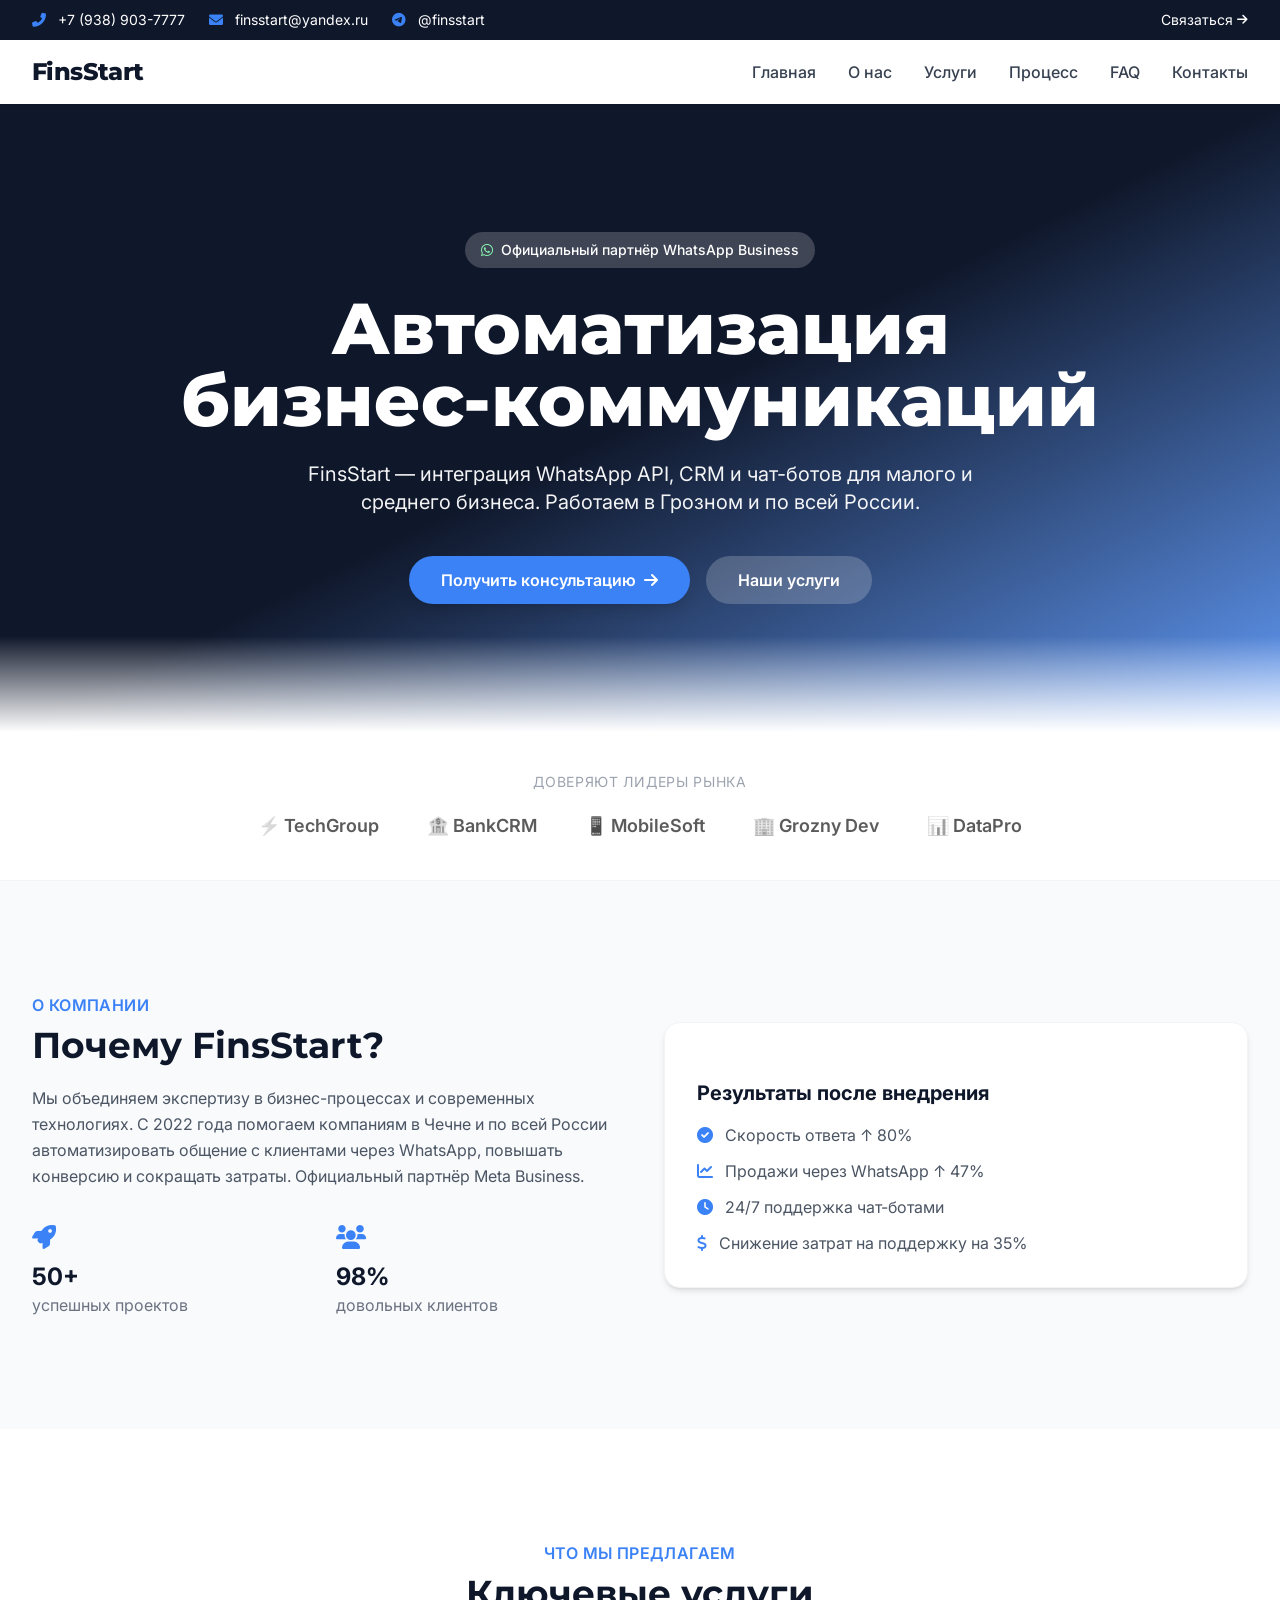
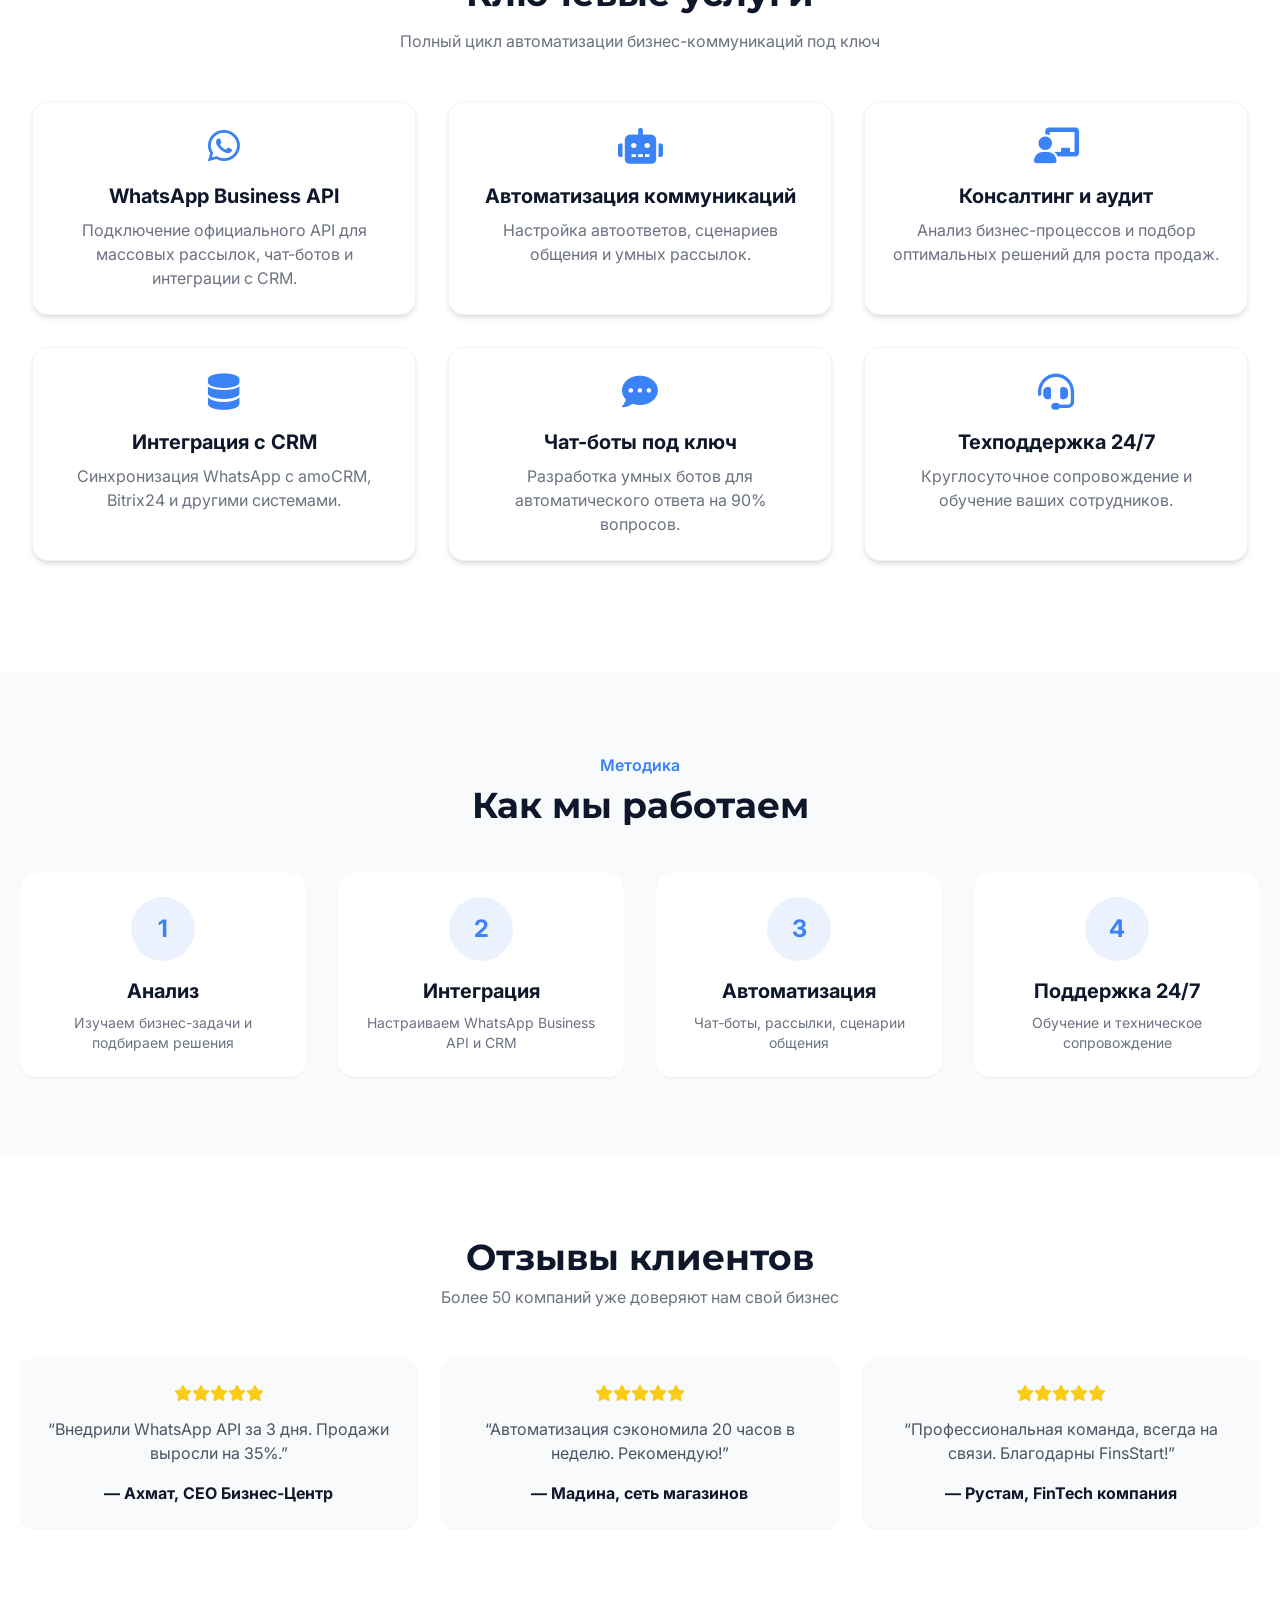
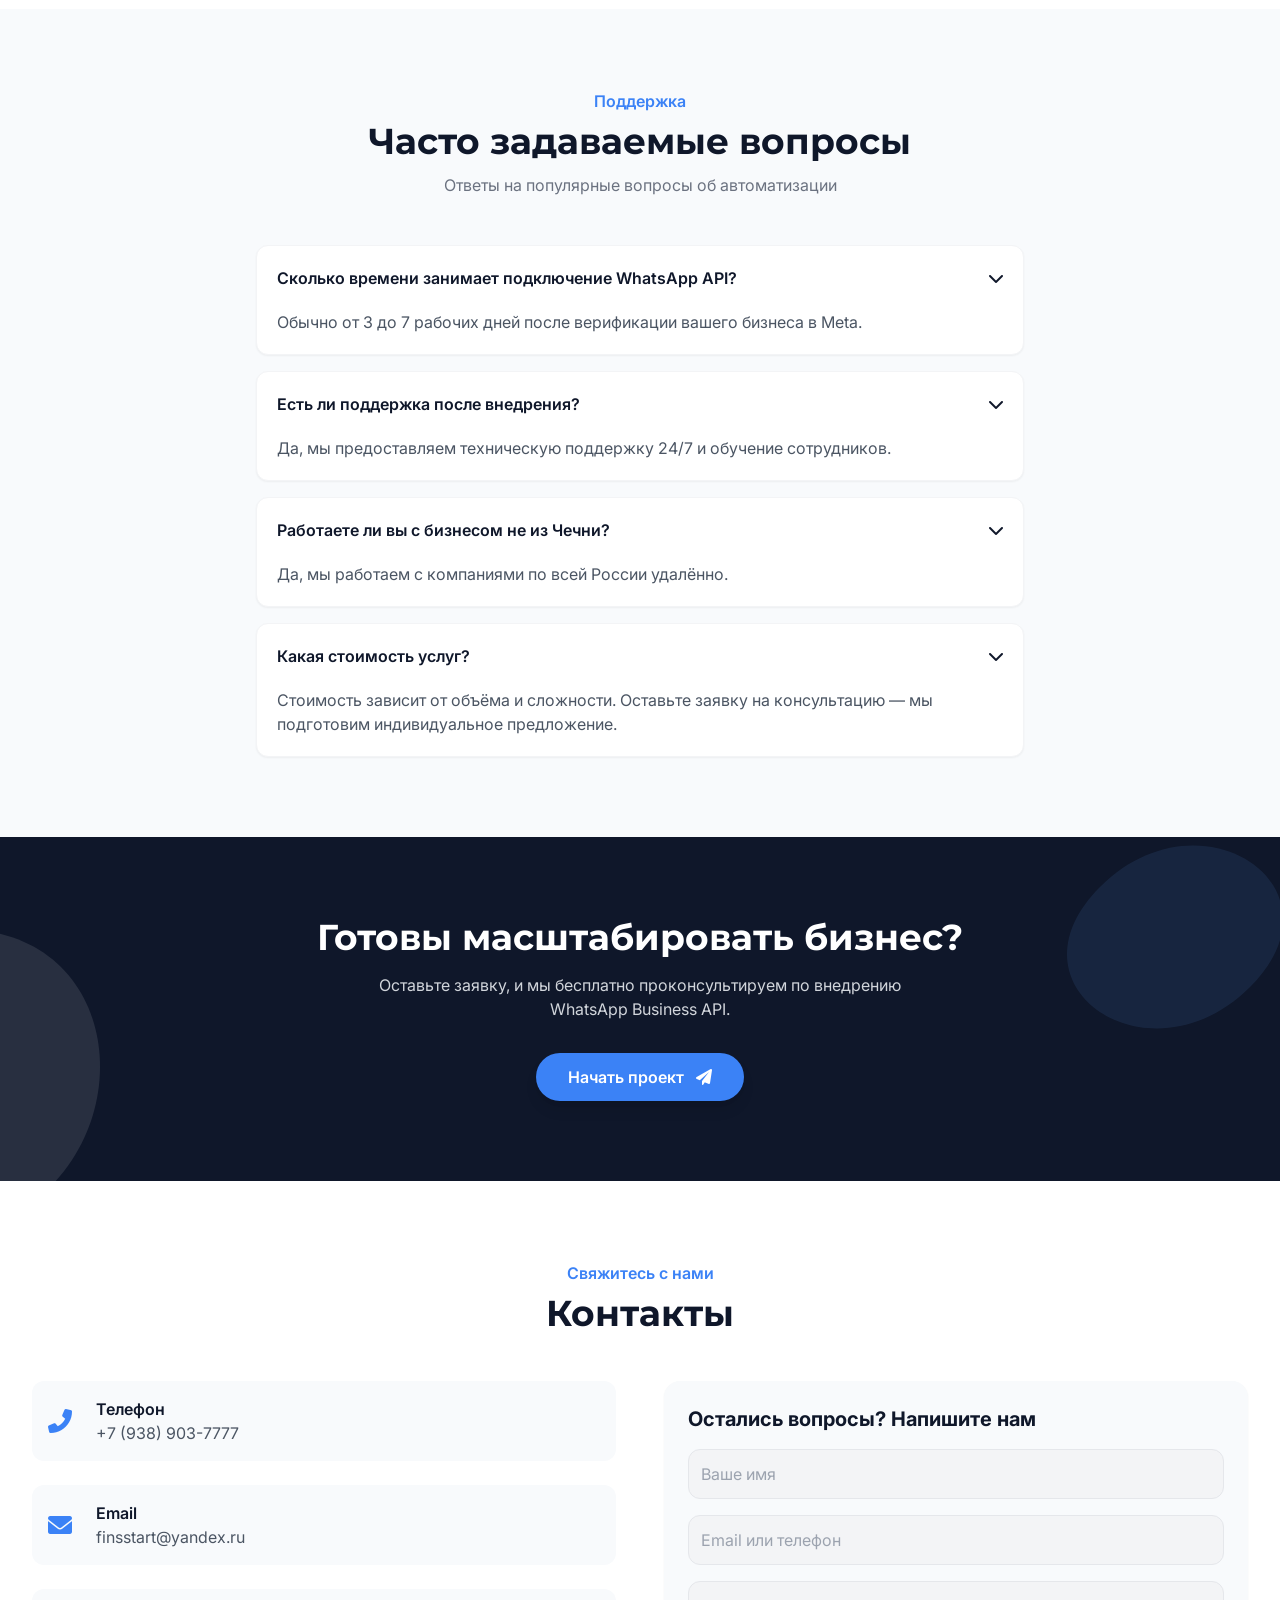
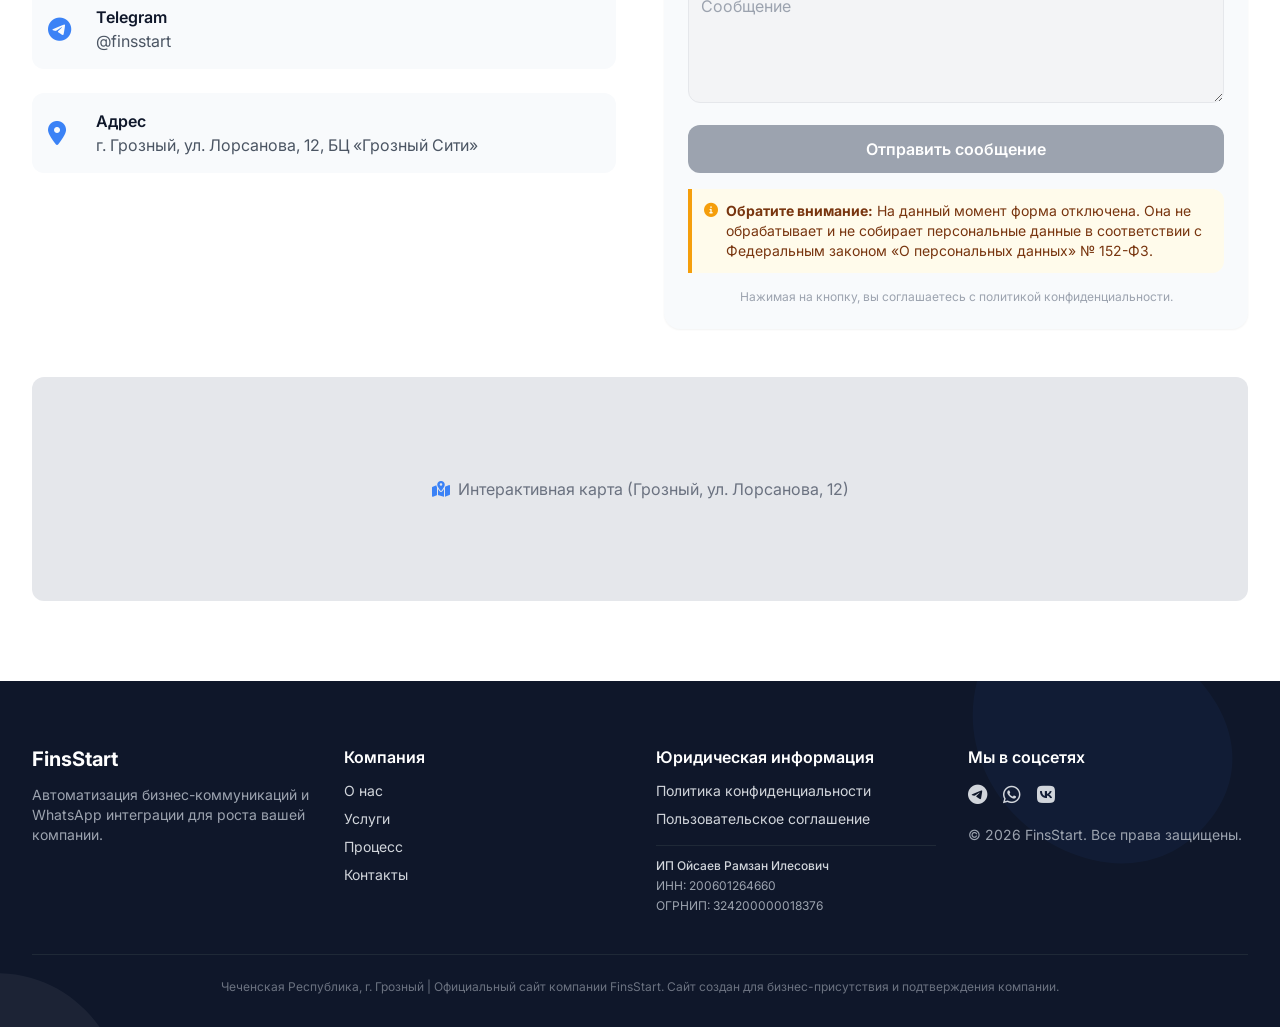
<file: index.html>
<!DOCTYPE html>
<html lang="ru">
<head>
  <meta charset="UTF-8">
  <meta name="viewport" content="width=device-width, initial-scale=1.0, viewport-fit=cover">
  <title>FinsStart | Автоматизация бизнес-коммуникаций</title>
  <meta name="description" content="FinsStart — интеграция WhatsApp Business API, CRM, чат-боты. Повышайте продажи и доверие к бизнесу. Официальный сайт.">
  <meta name="keywords" content="FinsStart, WhatsApp Business, автоматизация, бизнес-коммуникации, CRM, Грозный">
  <meta name="author" content="GrozNet">
  <!-- Open Graph -->
  <meta property="og:title" content="FinsStart — Умные бизнес-коммуникации">
  <meta property="og:description" content="Помогаем бизнесу в Чечне и России расти с помощью автоматизации WhatsApp.">
  <meta property="og:type" content="website">
  <meta property="og:url" content="https://finsstart.ru">
  <meta property="og:image" content="https://finsstart.ru/assets/images/og-preview.jpg">
  <!-- Favicon inline -->
  <link rel="icon" type="image/svg+xml" href="data:image/svg+xml,%3Csvg xmlns='http://www.w3.org/2000/svg' viewBox='0 0 100 100'%3E%3Crect width='100' height='100' fill='%230F172A'/%3E%3Ctext x='50' y='67' font-size='58' text-anchor='middle' fill='white' font-weight='bold'%3EFS%3C/text%3E%3C/svg%3E">
  <!-- Fonts -->
  <link href="https://fonts.googleapis.com/css2?family=Inter:opsz,wght@14..32,300;400;500;600;700;800&family=Montserrat:wght@400;500;600;700;800&display=swap" rel="stylesheet">
  <!-- Tailwind + Font Awesome -->
  <!-- <script src="https://cdn.tailwindcss.com"></script> -->
  <script src="/assets/js/localTailwind.js"></script>
  <link rel="stylesheet" href="https://cdnjs.cloudflare.com/ajax/libs/font-awesome/6.0.0-beta3/css/all.min.css">
  <style>
    /* Custom CSS for accordion, mobile menu, animations */

    @keyframes fadeUp {
      from { opacity: 0; transform: translateY(30px); }
      to { opacity: 1; transform: translateY(0); }
    }
    .fade-up {
      animation: fadeUp 0.7s ease forwards;
    }
    .service-card, .testimonial-card {
      transition: all 0.3s ease;
    }
    .service-card:hover, .testimonial-card:hover {
      transform: translateY(-6px);
      box-shadow: 0 20px 25px -12px rgba(0, 0, 0, 0.1);
    }
    html {
      scroll-behavior: smooth;
    }
  </style>
  <script>
    tailwind.config = {
      theme: {
        extend: {
          colors: {
            brand: '#0F172A',
            accent: '#3B82F6',
            'gray-soft': '#F8FAFC',
          },
          fontFamily: {
            heading: ['Montserrat', 'sans-serif'],
            body: ['Inter', 'sans-serif'],
          }
        }
      }
    }
  </script>
</head>
<body class="font-body text-brand bg-white">

  <!-- ==================== MULTILEVEL HEADER (Top bar + Main nav) ==================== -->
  <header class="sticky top-0 z-50 bg-white/95 backdrop-blur-md shadow-sm">
    <!-- Top bar with contacts (desktop) -->
    <div class="hidden md:block bg-brand text-white text-sm py-2.5">
      <div class="container mx-auto px-5 lg:px-8 flex justify-between items-center">
        <div class="flex space-x-6">
          <span><i class="fas fa-phone-alt mr-2 text-accent"></i> +7 (938) 903-7777</span>
          <span><i class="fas fa-envelope mr-2 text-accent"></i> finsstart@yandex.ru</span>
          <span><i class="fab fa-telegram mr-2 text-accent"></i> @finsstart</span>
        </div>
        <div>
          <a href="#contact" class="hover:text-accent transition flex items-center gap-1">Связаться <i class="fas fa-arrow-right text-xs"></i></a>
        </div>
      </div>
    </div>
    <!-- Main navigation -->
    <div class="container mx-auto px-5 lg:px-8 py-4 flex items-center justify-between">
      <a href="#hero" class="text-2xl font-heading font-extrabold tracking-tight text-brand">FinsStart</a>
      <nav class="hidden md:flex space-x-8 text-gray-700 font-medium">
        <a href="#hero" class="hover:text-accent transition">Главная</a>
        <a href="#about" class="hover:text-accent transition">О нас</a>
        <a href="#services" class="hover:text-accent transition">Услуги</a>
        <a href="#process" class="hover:text-accent transition">Процесс</a>
        <a href="#faq" class="hover:text-accent transition">FAQ</a>
        <a href="#contact" class="hover:text-accent transition">Контакты</a>
      </nav>
      <button id="mobileMenuBtn" class="md:hidden text-2xl focus:outline-none" aria-label="Меню"><i class="fas fa-bars"></i></button>
    </div>
    <!-- Mobile drawer -->
    <div id="mobileMenu" class="fixed inset-0 bg-white z-50 transform translate-x-full transition-transform duration-300 ease-in-out md:hidden w-full h-full min-h-screen">
          <div class="flex flex-col h-full pt-20 px-6 bg-white">
            <button id="closeMenuBtn" class="absolute top-6 right-6 text-2xl text-gray-800"><i class="fas fa-times"></i></button>
            <nav class="flex flex-col space-y-6 text-xl font-medium text-gray-800">
              <a href="#hero" class="border-b pb-2">Главная</a>
              <a href="#about" class="border-b pb-2">О нас</a>
              <a href="#services" class="border-b pb-2">Услуги</a>
              <a href="#process" class="border-b pb-2">Процесс</a>
              <a href="#faq" class="border-b pb-2">FAQ</a>
              <a href="#contact" class="border-b pb-2">Контакты</a>
            </nav>
            <div class="mt-auto pt-8 text-sm text-gray-500 border-t border-gray-100 pb-8">
              <p>© 2025 FinsStart | Грозный, Чечня</p>
              <div class="flex space-x-4 mt-3 text-lg text-gray-700">
                <i class="fab fa-whatsapp"></i>
                <i class="fab fa-telegram"></i>
                <i class="fab fa-vk"></i>
              </div>
            </div>
          </div>
        </div>
  </header>

  <main>
    <!-- ==================== HERO SECTION ==================== -->
    <section id="hero" class="relative bg-gradient-to-br from-brand via-brand to-accent/80 text-white py-24 md:py-32 overflow-hidden">
      <div class="container mx-auto px-5 lg:px-8 text-center relative z-10">
        <div class="inline-flex items-center gap-2 bg-white/20 backdrop-blur-sm rounded-full px-4 py-2 text-sm font-medium mb-6">
          <i class="fab fa-whatsapp text-green-300"></i> Официальный партнёр WhatsApp Business
        </div>
        <h1 class="font-heading text-4xl md:text-6xl lg:text-7xl font-extrabold leading-tight">Автоматизация <br>бизнес-коммуникаций</h1>
        <p class="mt-6 text-lg md:text-xl max-w-2xl mx-auto opacity-95">FinsStart — интеграция WhatsApp API, CRM и чат-ботов для малого и среднего бизнеса. Работаем в Грозном и по всей России.</p>
        <div class="mt-10 flex flex-wrap justify-center gap-4">
          <a href="#contact" class="bg-accent hover:bg-blue-600 px-8 py-3 rounded-full font-semibold shadow-lg transition inline-flex items-center gap-2">Получить консультацию <i class="fas fa-arrow-right"></i></a>
          <a href="#services" class="bg-white/20 backdrop-blur-sm hover:bg-white/30 px-8 py-3 rounded-full font-semibold transition">Наши услуги</a>
        </div>
      </div>
      <div class="absolute bottom-0 left-0 w-full h-24 bg-gradient-to-t from-white to-transparent"></div>
    </section>

    <!-- ==================== TRUST BADGES ==================== -->
    <section class="py-10 bg-white border-b border-gray-100">
      <div class="container mx-auto px-5 text-center">
        <p class="text-gray-400 text-sm uppercase tracking-wider">Доверяют лидеры рынка</p>
        <div class="flex flex-wrap justify-center gap-8 md:gap-12 mt-5 opacity-70 grayscale">
          <span class="text-lg font-semibold">⚡ TechGroup</span><span class="text-lg font-semibold">🏦 BankCRM</span><span class="text-lg font-semibold">📱 MobileSoft</span><span class="text-lg font-semibold">🏢 Grozny Dev</span><span class="text-lg font-semibold">📊 DataPro</span>
        </div>
      </div>
    </section>

    <!-- ==================== ABOUT + STATS ==================== -->
    <section id="about" class="py-20 md:py-28 bg-gray-soft">
      <div class="container mx-auto px-5 lg:px-8">
        <div class="grid md:grid-cols-2 gap-12 items-center">
          <div class="fade-up">
            <span class="text-accent font-semibold uppercase tracking-wide">О компании</span>
            <h2 class="font-heading text-3xl md:text-4xl font-bold mt-2">Почему FinsStart?</h2>
            <p class="mt-5 text-gray-600 leading-relaxed">Мы объединяем экспертизу в бизнес-процессах и современных технологиях. С 2022 года помогаем компаниям в Чечне и по всей России автоматизировать общение с клиентами через WhatsApp, повышать конверсию и сокращать затраты. Официальный партнёр Meta Business.</p>
            <div class="mt-8 grid grid-cols-2 gap-6">
              <div><i class="fas fa-rocket text-accent text-2xl"></i><p class="font-bold text-2xl mt-2">50+</p><p class="text-gray-500">успешных проектов</p></div>
              <div><i class="fas fa-users text-accent text-2xl"></i><p class="font-bold text-2xl mt-2">98%</p><p class="text-gray-500">довольных клиентов</p></div>
            </div>
          </div>
          <div class="bg-white rounded-2xl p-6 md:p-8 shadow-md border border-gray-100 fade-up" style="animation-delay:0.1s">
            <i class="fas fa-chart-simple text-accent text-3xl mb-4"></i>
            <h3 class="text-xl font-bold">Результаты после внедрения</h3>
            <ul class="mt-4 space-y-3 text-gray-600">
              <li><i class="fas fa-check-circle text-accent mr-2"></i> Скорость ответа ↑ 80%</li>
              <li><i class="fas fa-chart-line mr-2 text-accent"></i> Продажи через WhatsApp ↑ 47%</li>
              <li><i class="fas fa-clock mr-2 text-accent"></i> 24/7 поддержка чат-ботами</li>
              <li><i class="fas fa-dollar-sign mr-2 text-accent"></i> Снижение затрат на поддержку на 35%</li>
            </ul>
          </div>
        </div>
      </div>
    </section>

    <!-- ==================== SERVICES SECTION (Dynamic JS) ==================== -->
    <section id="services" class="py-20 md:py-28 bg-white">
      <div class="container mx-auto px-5 lg:px-8 text-center">
        <span class="text-accent font-semibold uppercase tracking-wide">Что мы предлагаем</span>
        <h2 class="font-heading text-3xl md:text-4xl font-bold mt-2">Ключевые услуги</h2>
        <p class="text-gray-500 mt-4 max-w-2xl mx-auto">Полный цикл автоматизации бизнес-коммуникаций под ключ</p>
        <div id="servicesGrid" class="grid md:grid-cols-2 lg:grid-cols-3 gap-8 mt-12">
          <!-- Will be injected via JS -->
          <div class="col-span-full flex justify-center py-12"><i class="fas fa-spinner fa-spin text-accent text-3xl"></i></div>
        </div>
      </div>
    </section>

    <!-- ==================== PROCESS SECTION (4 steps) ==================== -->
    <section id="process" class="py-20 bg-gray-soft">
      <div class="container mx-auto px-5 text-center">
        <span class="text-accent font-semibold">Методика</span>
        <h2 class="font-heading text-3xl md:text-4xl font-bold mt-2">Как мы работаем</h2>
        <div class="grid sm:grid-cols-2 lg:grid-cols-4 gap-8 mt-12">
          <div class="bg-white p-6 rounded-2xl shadow-sm"><div class="bg-accent/10 w-16 h-16 rounded-full flex items-center justify-center mx-auto text-accent text-2xl font-bold">1</div><h3 class="font-bold text-xl mt-4">Анализ</h3><p class="text-gray-500 text-sm mt-2">Изучаем бизнес-задачи и подбираем решения</p></div>
          <div class="bg-white p-6 rounded-2xl shadow-sm"><div class="bg-accent/10 w-16 h-16 rounded-full flex items-center justify-center mx-auto text-accent text-2xl font-bold">2</div><h3 class="font-bold text-xl mt-4">Интеграция</h3><p class="text-gray-500 text-sm mt-2">Настраиваем WhatsApp Business API и CRM</p></div>
          <div class="bg-white p-6 rounded-2xl shadow-sm"><div class="bg-accent/10 w-16 h-16 rounded-full flex items-center justify-center mx-auto text-accent text-2xl font-bold">3</div><h3 class="font-bold text-xl mt-4">Автоматизация</h3><p class="text-gray-500 text-sm mt-2">Чат-боты, рассылки, сценарии общения</p></div>
          <div class="bg-white p-6 rounded-2xl shadow-sm"><div class="bg-accent/10 w-16 h-16 rounded-full flex items-center justify-center mx-auto text-accent text-2xl font-bold">4</div><h3 class="font-bold text-xl mt-4">Поддержка 24/7</h3><p class="text-gray-500 text-sm mt-2">Обучение и техническое сопровождение</p></div>
        </div>
      </div>
    </section>

    <!-- ==================== TESTIMONIALS ==================== -->
    <section class="py-20 bg-white">
      <div class="container mx-auto px-5 text-center">
        <h2 class="font-heading text-3xl md:text-4xl font-bold">Отзывы клиентов</h2>
        <p class="text-gray-500 mt-2">Более 50 компаний уже доверяют нам свой бизнес</p>
        <div class="grid md:grid-cols-3 gap-6 mt-12">
          <div class="testimonial-card bg-gray-soft p-6 rounded-2xl shadow-sm"><i class="fas fa-star text-yellow-400"></i><i class="fas fa-star text-yellow-400"></i><i class="fas fa-star text-yellow-400"></i><i class="fas fa-star text-yellow-400"></i><i class="fas fa-star text-yellow-400"></i><p class="mt-3 text-gray-600">“Внедрили WhatsApp API за 3 дня. Продажи выросли на 35%.”</p><p class="font-bold mt-4">— Ахмат, CEO Бизнес-Центр</p></div>
          <div class="testimonial-card bg-gray-soft p-6 rounded-2xl shadow-sm"><i class="fas fa-star text-yellow-400"></i><i class="fas fa-star text-yellow-400"></i><i class="fas fa-star text-yellow-400"></i><i class="fas fa-star text-yellow-400"></i><i class="fas fa-star text-yellow-400"></i><p class="mt-3 text-gray-600">“Автоматизация сэкономила 20 часов в неделю. Рекомендую!”</p><p class="font-bold mt-4">— Мадина, сеть магазинов</p></div>
          <div class="testimonial-card bg-gray-soft p-6 rounded-2xl shadow-sm"><i class="fas fa-star text-yellow-400"></i><i class="fas fa-star text-yellow-400"></i><i class="fas fa-star text-yellow-400"></i><i class="fas fa-star text-yellow-400"></i><i class="fas fa-star text-yellow-400"></i><p class="mt-3 text-gray-600">“Профессиональная команда, всегда на связи. Благодарны FinsStart!”</p><p class="font-bold mt-4">— Рустам, FinTech компания</p></div>
        </div>
      </div>
    </section>

    <!-- ==================== FAQ ACCORDION (Dynamic) ==================== -->
    <section id="faq" class="py-20 bg-gray-soft">
      <div class="container mx-auto px-5">
        <div class="text-center max-w-2xl mx-auto">
          <span class="text-accent font-semibold">Поддержка</span>
          <h2 class="font-heading text-3xl md:text-4xl font-bold mt-2">Часто задаваемые вопросы</h2>
          <p class="text-gray-500 mt-3">Ответы на популярные вопросы об автоматизации</p>
        </div>
        <div id="faqAccordion" class="max-w-3xl mx-auto mt-12 space-y-4">
          <!-- JS will inject FAQ items -->
          <div class="text-center py-10"><i class="fas fa-spinner fa-spin text-accent text-2xl"></i> Загрузка вопросов...</div>
        </div>
      </div>
    </section>

    <!-- ==================== CTA BLOCK ==================== -->
    <section class="py-20 bg-brand text-white text-center relative overflow-hidden">
      
      <!-- Animated Vector Shapes Background -->
      <div class="absolute inset-0 opacity-10 pointer-events-none z-0">
        <svg class="w-full h-full" xmlns="http://www.w3.org/2000/svg" preserveAspectRatio="none">
          <style>
            @keyframes pulse-shapes {
              0%, 100% { transform: scale(1) translate(0px, 0px) rotate(0deg); }
              33% { transform: scale(1.08) translate(15px, -10px) rotate(3deg); }
              66% { transform: scale(0.95) translate(-10px, 15px) rotate(-3deg); }
            }
            @keyframes float-reverse {
              0%, 100% { transform: scale(1) translate(0px, 0px) rotate(0deg); }
              50% { transform: scale(1.05) translate(-20px, -15px) rotate(-5deg); }
            }
            .brand-shape-1 { animation: pulse-shapes 14s ease-in-out infinite; fill: #FFFFFF; transform-origin: 20% 50%; }
            .brand-shape-2 { animation: float-reverse 18s ease-in-out infinite; fill: #60A5FA; transform-origin: 80% 50%; }
          </style>
          <!-- Left side flowing wave blob -->
          <path class="brand-shape-1" d="M-100,100 C100,50 150,250 50,350 C-50,450 -150,300 -150,200 Z" />
          <!-- Right side geometric grid accent -->
          <path class="brand-shape-2" d="M1100,50 C1200,-50 1350,50 1250,150 C1150,250 1000,150 1100,50 Z" />
        </svg>
      </div>

      <div class="container mx-auto px-5 relative z-10">
        <h2 class="font-heading text-3xl md:text-4xl font-bold">Готовы масштабировать бизнес?</h2>
        <p class="mt-4 text-gray-300 max-w-xl mx-auto">Оставьте заявку, и мы бесплатно проконсультируем по внедрению WhatsApp Business API.</p>
        <a href="#contact" class="mt-8 inline-block bg-accent hover:bg-blue-600 px-8 py-3 rounded-full font-semibold transition shadow-lg">Начать проект <i class="fas fa-paper-plane ml-2"></i></a>
      </div>
    </section>

    <!-- ==================== CONTACT SECTION + MAP ==================== -->
    <section id="contact" class="py-20 bg-white">
      <div class="container mx-auto px-5 lg:px-8">
        <div class="text-center max-w-2xl mx-auto">
          <span class="text-accent font-semibold">Свяжитесь с нами</span>
          <h2 class="font-heading text-3xl md:text-4xl font-bold mt-2">Контакты</h2>
        </div>
        <div class="grid lg:grid-cols-2 gap-12 mt-12">
          <div class="space-y-6">
            <div class="flex items-center gap-4 p-4 bg-gray-soft rounded-xl"><i class="fas fa-phone-alt text-accent text-2xl w-8"></i><div><p class="font-semibold">Телефон</p><p class="text-gray-600">+7 (938) 903-7777</p></div></div>
            <div class="flex items-center gap-4 p-4 bg-gray-soft rounded-xl"><i class="fas fa-envelope text-accent text-2xl w-8"></i><div><p class="font-semibold">Email</p><p class="text-gray-600">finsstart@yandex.ru</p></div></div>
            <div class="flex items-center gap-4 p-4 bg-gray-soft rounded-xl"><i class="fab fa-telegram text-accent text-2xl w-8"></i><div><p class="font-semibold">Telegram</p><p class="text-gray-600">@finsstart</p></div></div>
            <div class="flex items-center gap-4 p-4 bg-gray-soft rounded-xl"><i class="fas fa-map-marker-alt text-accent text-2xl w-8"></i><div><p class="font-semibold">Адрес</p><p class="text-gray-600">г. Грозный, ул. Лорсанова, 12, БЦ «Грозный Сити»</p></div></div>
          </div>
          <div class="bg-gray-soft rounded-2xl p-6 shadow-sm">
            <h3 class="text-xl font-bold mb-4">Остались вопросы? Напишите нам</h3>
            <form id="contactForm" class="space-y-4">
              <input disabled type="text" placeholder="Ваше имя" class="w-full p-3 rounded-xl border border-gray-200 focus:border-accent outline-none transition disabled:bg-gray-100 disabled:cursor-not-allowed">
              <input disabled type="email" placeholder="Email или телефон" class="w-full p-3 rounded-xl border border-gray-200 focus:border-accent outline-none transition disabled:bg-gray-100 disabled:cursor-not-allowed">
              <textarea disabled rows="4" placeholder="Сообщение" class="w-full p-3 rounded-xl border border-gray-200 focus:border-accent outline-none transition disabled:bg-gray-100 disabled:cursor-not-allowed"></textarea>
              <button disabled type="submit" class="bg-gray-400 text-white py-3 rounded-xl w-full font-semibold cursor-not-allowed transition">Отправить сообщение</button>

              <!-- Уведомление об отключении формы -->
              <div class="p-3 bg-amber-50 border-l-4 border-amber-500 text-amber-900 rounded-r-xl text-sm flex items-start space-x-2">
                <i class="fas fa-info-circle text-amber-500 mt-0.5 flex-shrink-0"></i>
                <p>
                  <strong>Обратите внимание:</strong> На данный момент форма отключена. Она не обрабатывает и не собирает персональные данные в соответствии с Федеральным законом «О персональных данных» № 152-ФЗ.
                </p>
              </div>
            </form>
            <p class="text-xs text-gray-400 text-center mt-4">Нажимая на кнопку, вы соглашаетесь с политикой конфиденциальности.</p>
          </div>
        </div>
        <!-- Map placeholder -->
        <div class="mt-12 bg-gray-200 h-56 rounded-xl flex items-center justify-center text-gray-500"><i class="fas fa-map-marked-alt mr-2 text-accent"></i> Интерактивная карта (Грозный, ул. Лорсанова, 12)</div>
      </div>
    </section>
  </main>

  <!-- ==================== 4-COLUMN FOOTER ==================== -->
  <!-- ==================== 4-COLUMN FOOTER ==================== -->
    <footer class="bg-brand text-gray-300 pt-16 pb-8 relative overflow-hidden">
      
      <div class="absolute inset-0 opacity-5 pointer-events-none z-0">
        <svg class="w-full h-full" xmlns="http://www.w3.org/2000/svg" preserveAspectRatio="none">
          <style>
            @keyframes slow-orbit {
              0% { transform: rotate(0deg) translateY(0px); }
              50% { transform: rotate(3deg) translateY(-15px); }
              100% { transform: rotate(0deg) translateY(0px); }
            }
            @keyframes slow-orbit-reverse {
              0% { transform: rotate(0deg) translateY(0px); }
              50% { transform: rotate(-4deg) translateY(10px); }
              100% { transform: rotate(0deg) translateY(0px); }
            }
            .footer-shape-1 { animation: slow-orbit 20s ease-in-out infinite; fill: #FFFFFF; transform-origin: 10% 90%; }
            .footer-shape-2 { animation: slow-orbit-reverse 25s ease-in-out infinite; fill: #3B82F6; transform-origin: 90% 20%; }
          </style>
          <path class="footer-shape-1" d="M-50,300 C100,250 200,450 50,550 C-50,650 -150,500 -150,400 Z" />
          <path class="footer-shape-2" d="M1000,-50 C1150,-100 1300,50 1200,150 C1100,250 900,100 1000,-50 Z" />
        </svg>
      </div>

      <div class="container mx-auto px-5 lg:px-8 relative z-10">
        <div class="grid grid-cols-1 sm:grid-cols-2 lg:grid-cols-4 gap-8">
          <div>
            <h3 class="text-white text-xl font-bold">FinsStart</h3>
            <p class="mt-3 text-sm text-gray-400">Автоматизация бизнес-коммуникаций и WhatsApp интеграции для роста вашей компании.</p>
          </div>
          <div>
            <h4 class="text-white font-semibold">Компания</h4>
            <ul class="mt-3 space-y-2 text-sm">
              <li><a href="#about" class="hover:text-accent transition">О нас</a></li>
              <li><a href="#services" class="hover:text-accent transition">Услуги</a></li>
              <li><a href="#process" class="hover:text-accent transition">Процесс</a></li>
              <li><a href="#contact" class="hover:text-accent transition">Контакты</a></li>
            </ul>
          </div>
          <div>
            <h4 class="text-white font-semibold">Юридическая информация</h4>
            <ul class="mt-3 space-y-2 text-sm">
              <li><a href="#" class="hover:text-accent transition">Политика конфиденциальности</a></li>
              <li><a href="#" class="hover:text-accent transition">Пользовательское соглашение</a></li>
            </ul>
            <!-- Блок реквизитов ИП -->
            <div class="mt-4 pt-3 border-t border-gray-800 text-xs text-gray-400 space-y-1">
              <p class="font-medium text-gray-300">ИП Ойсаев Рамзан Илесович</p>
              <p>ИНН: 200601264660</p>
              <p>ОГРНИП: 324200000018376</p>
            </div>
          </div>
          <div>
            <h4 class="text-white font-semibold">Мы в соцсетях</h4>
            <div class="flex space-x-4 mt-3 text-xl">
              <a href="https://t.me/finsstart" class="hover:text-accent transition"><i class="fab fa-telegram"></i></a>
              <a href="#" class="hover:text-accent transition"><i class="fab fa-whatsapp"></i></a>
              <a href="#" class="hover:text-accent transition"><i class="fab fa-vk"></i></a>
            </div>
            <p class="mt-4 text-sm text-gray-400">© 2026 FinsStart. Все права защищены.</p>
          </div>
        </div>
        <div class="border-t border-gray-800 mt-10 pt-6 text-center text-xs text-gray-500 relative z-10">
          Чеченская Республика, г. Грозный | Официальный сайт компании FinsStart. Сайт создан для бизнес-присутствия и подтверждения компании.
        </div>
      </div>
    </footer>

  <!-- ==================== MAIN JS ==================== -->
  <script>
    document.addEventListener('DOMContentLoaded', () => {
      // Mobile menu
      const mobileBtn = document.getElementById('mobileMenuBtn');
      const mobileMenu = document.getElementById('mobileMenu');
      const closeBtn = document.getElementById('closeMenuBtn');
      function toggleMenu(open) {
        if (mobileMenu) mobileMenu.style.transform = open ? 'translateX(0)' : 'translateX(100%)';
        document.body.classList.toggle('mobile-menu-open', open);
      }
      if (mobileBtn) mobileBtn.addEventListener('click', () => toggleMenu(true));
      if (closeBtn) closeBtn.addEventListener('click', () => toggleMenu(false));

      // Services data (inline to avoid external fetch)
      const services = [
        { title: "WhatsApp Business API", description: "Подключение официального API для массовых рассылок, чат-ботов и интеграции с CRM.", icon: "fab fa-whatsapp" },
        { title: "Автоматизация коммуникаций", description: "Настройка автоответов, сценариев общения и умных рассылок.", icon: "fas fa-robot" },
        { title: "Консалтинг и аудит", description: "Анализ бизнес-процессов и подбор оптимальных решений для роста продаж.", icon: "fas fa-chalkboard-user" },
        { title: "Интеграция с CRM", description: "Синхронизация WhatsApp с amoCRM, Bitrix24 и другими системами.", icon: "fas fa-database" },
        { title: "Чат-боты под ключ", description: "Разработка умных ботов для автоматического ответа на 90% вопросов.", icon: "fas fa-comment-dots" },
        { title: "Техподдержка 24/7", description: "Круглосуточное сопровождение и обучение ваших сотрудников.", icon: "fas fa-headset" }
      ];
      const servicesGrid = document.getElementById('servicesGrid');
      if (servicesGrid) {
        servicesGrid.innerHTML = services.map(svc => `
          <div class="service-card bg-white p-6 rounded-2xl shadow-md border border-gray-100 transition">
            <i class="${svc.icon} text-4xl text-accent mb-4"></i>
            <h3 class="text-xl font-bold">${svc.title}</h3>
            <p class="text-gray-500 mt-2">${svc.description}</p>
          </div>
        `).join('');
      }

      // FAQ data
      const faqs = [
        { question: "Сколько времени занимает подключение WhatsApp API?", answer: "Обычно от 3 до 7 рабочих дней после верификации вашего бизнеса в Meta." },
        { question: "Есть ли поддержка после внедрения?", answer: "Да, мы предоставляем техническую поддержку 24/7 и обучение сотрудников." },
        { question: "Работаете ли вы с бизнесом не из Чечни?", answer: "Да, мы работаем с компаниями по всей России удалённо." },
        { question: "Какая стоимость услуг?", answer: "Стоимость зависит от объёма и сложности. Оставьте заявку на консультацию — мы подготовим индивидуальное предложение." }
      ];
      const faqContainer = document.getElementById('faqAccordion');
      if (faqContainer) {
        faqContainer.innerHTML = faqs.map((faq, idx) => `
          <div class="bg-white rounded-xl shadow-sm border border-gray-100 overflow-hidden">
            <div class="faq-question flex justify-between items-center p-5 font-semibold cursor-pointer hover:bg-gray-50 transition" data-idx="${idx}">
              <span>${faq.question}</span><i class="fas fa-chevron-down transition-transform duration-200"></i>
            </div>
            <div class="faq-answer px-5 pb-5 text-gray-600">${faq.answer}</div>
          </div>
        `).join('');
        document.querySelectorAll('.faq-question').forEach(btn => {
          btn.addEventListener('click', () => {
            const answer = btn.nextElementSibling;
            const icon = btn.querySelector('i');
            answer.classList.toggle('open');
            icon.style.transform = answer.classList.contains('open') ? 'rotate(180deg)' : 'rotate(0)';
          });
        });
      }

      // Contact form handler
      const contactForm = document.getElementById('contactForm');
      if (contactForm) {
        contactForm.addEventListener('submit', (e) => {
          e.preventDefault();
          alert('Спасибо! Наш специалист свяжется с вами в ближайшее время.');
          contactForm.reset();
        });
      }

      // Smooth anchor click
      document.querySelectorAll('a[href^="#"]').forEach(anchor => {
        anchor.addEventListener('click', function(e) {
          const targetId = this.getAttribute('href');
          if (targetId === "#" || targetId === "") return;
          const targetEl = document.querySelector(targetId);
          if (targetEl) {
            e.preventDefault();
            targetEl.scrollIntoView({ behavior: 'smooth' });
            if (mobileMenu && mobileMenu.style.transform === 'translateX(0px)') toggleMenu(false);
          }
        });
      });
    });
  </script>
</body>
</html>
</file>
